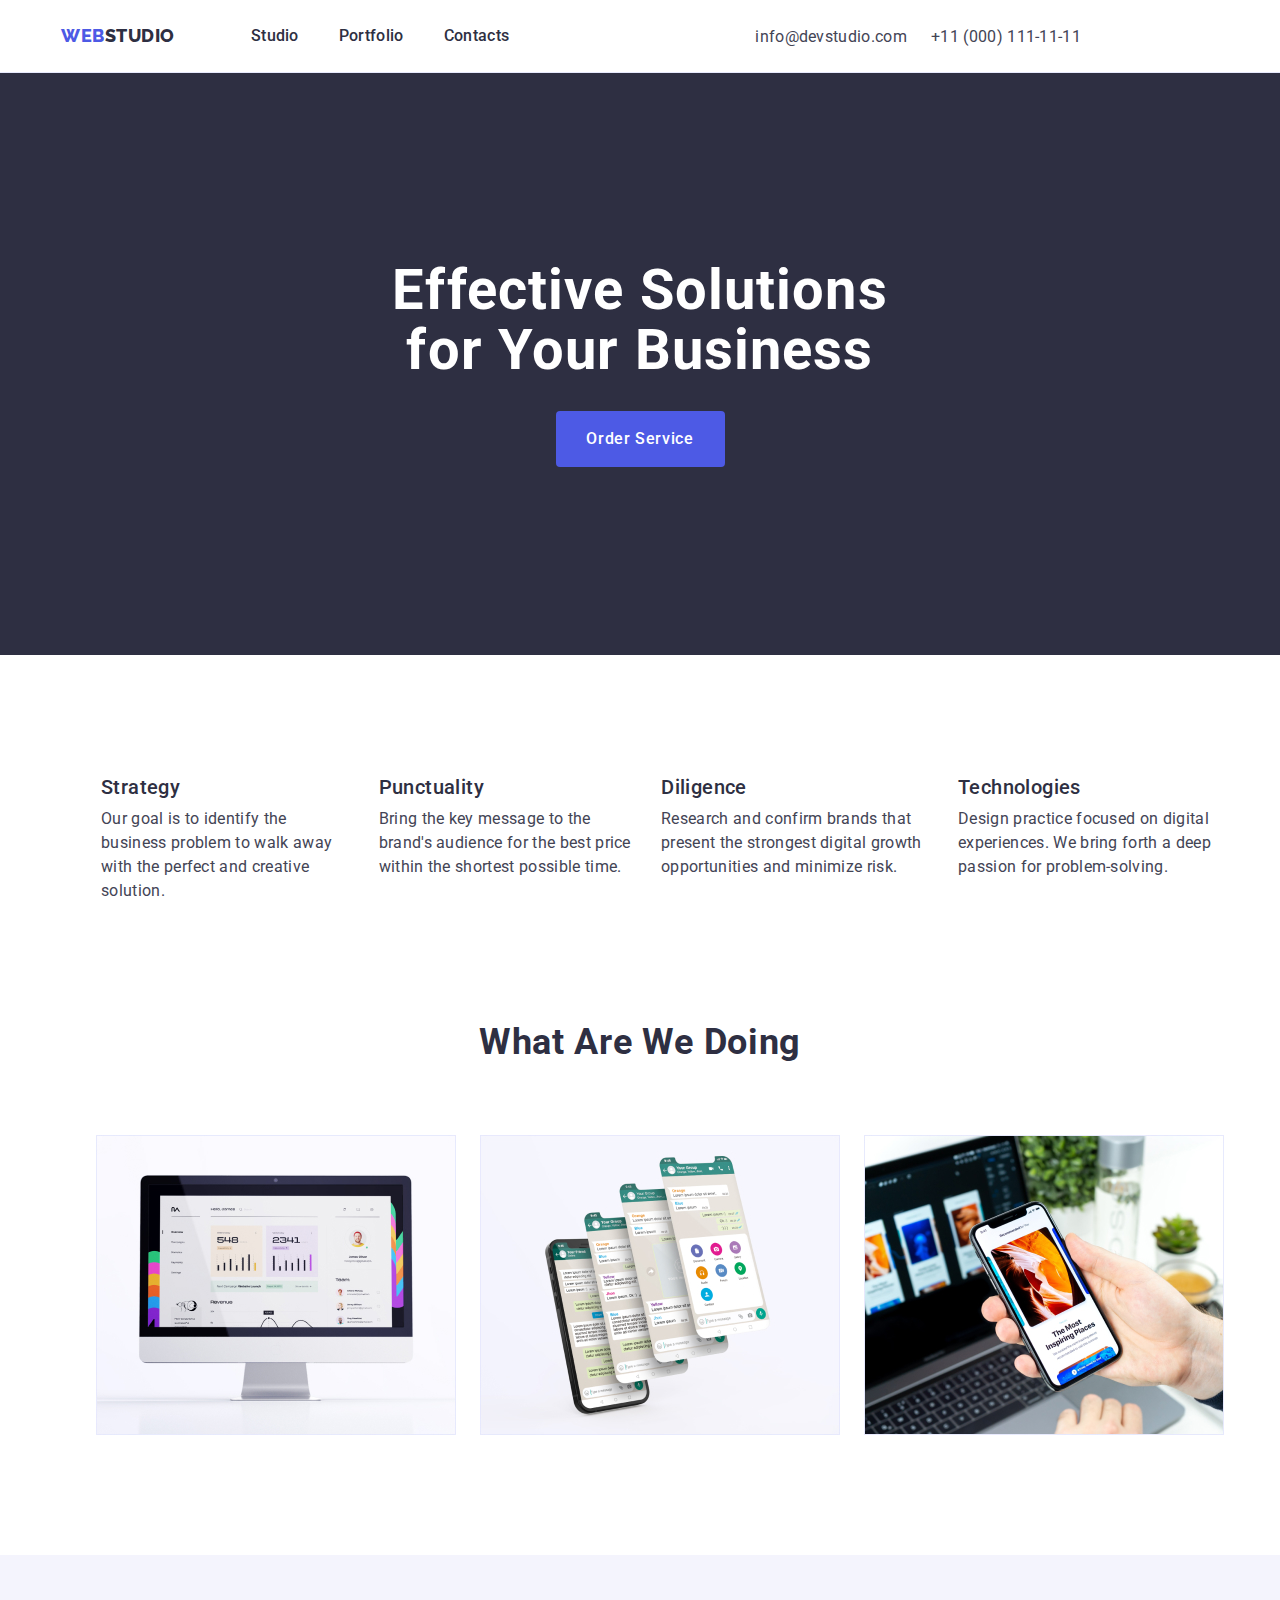
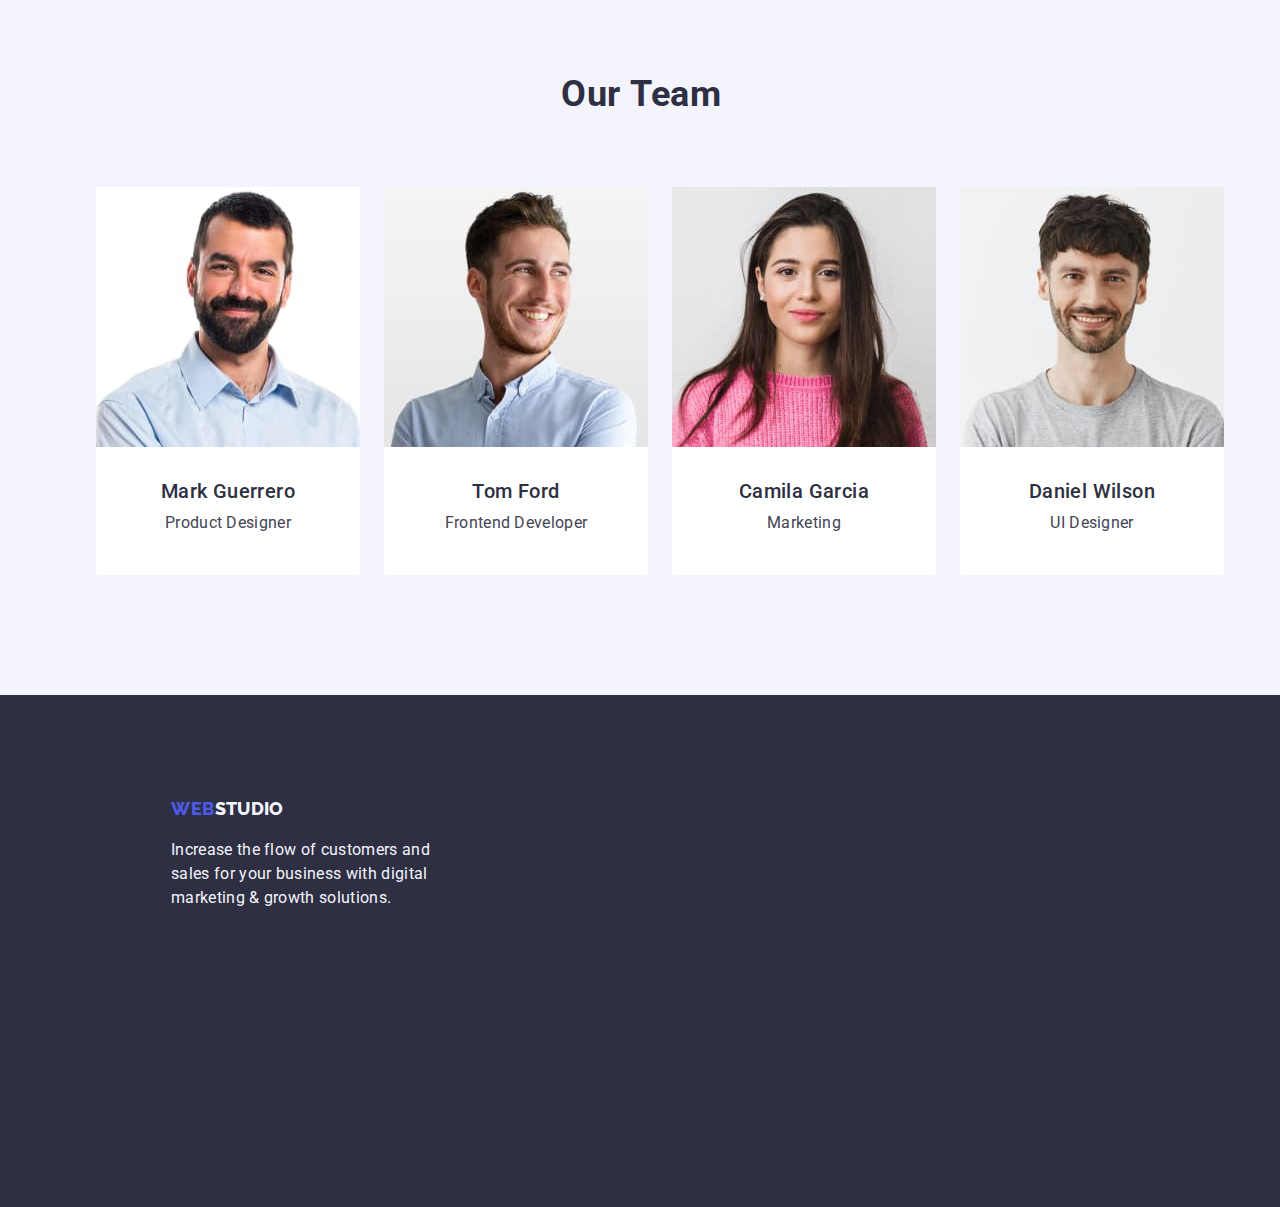
<file: index.html>
<!DOCTYPE html>
<html lang="en">
  <head>
    <meta charset="UTF-8" />
    <meta name="viewport" content="width=device-width, initial-scale=1.0" />
    <title>WebStudio</title>

    <link
      rel="stylesheet"
      href="https://cdnjs.cloudflare.com/ajax/libs/modern-normalize/2.0.0/modern-normalize.min.css"
      integrity="sha512-4xo8blKMVCiXpTaLzQSLSw3KFOVPWhm/TRtuPVc4WG6kUgjH6J03IBuG7JZPkcWMxJ5huwaBpOpnwYElP/m6wg=="
      crossorigin="anonymous"
      referrerpolicy="no-referrer"
    />

    <link rel="preconnect" href="https://fonts.googleapis.com" />
    <link rel="preconnect" href="https://fonts.gstatic.com" crossorigin />
    <link
      href="https://fonts.googleapis.com/css2?family=Raleway:wght@700&family=Roboto:wght@400;500;700;900&display=swap"
      rel="stylesheet"
    />

    <link rel="stylesheet" href="./css/styles.css" />
  </head>
  <body class="body">
    <header class="all-container">
      <div class="header-container container">
        <!-- Logo -->

        <nav class="logo-style">
          <a class="logo-link link" href="./index.html"
            >Web<span class="logo-link-second">Studio</span></a
          >

          <!-- Navigation -->
          <ul class="nav-style">
            <li>
              <a class="list-link link" href="./index.html">Studio</a>
            </li>
            <li>
              <a class="list-link link" href="./portfolio.html">Portfolio</a>
            </li>
            <li><a class="list-link link" href="">Contacts</a></li>
          </ul>
        </nav>

        <!-- Address -->
        <address class="address">
          <ul class="list address-style-one">
            <li>
              <a class="link-address link" href="mailto:info@devstudio.com"
                >info@devstudio.com</a
              >
            </li>
            <li>
              <a class="link-address link" href="tel:+110001111111"
                >+11 (000) 111-11-11</a
              >
            </li>
          </ul>
        </address>
      </div>
    </header>

    <!-- section-one-->

    <main>
      <section class="title-all section-one-style">
        <div class="container">
          <h1 class="title title-big">Effective Solutions for Your Business</h1>
          <button class="button-html button-html-brand buttons-big">
            Order Service
          </button>
        </div>
      </section>

      <!-- section-two -->

      <section class="section-two-style">
        <div class="container">
          <h2 class="visually-hidden">Title</h2>

          <ul class="list">
            <li class="li-style">
              <h3 class="subtitle-list subtitle-style">Strategy</h3>
              <p class="paragraf">
                Our goal is to identify the business problem to walk away with
                the perfect and creative solution.
              </p>
            </li>

            <li class="li-style">
              <h3 class="subtitle-list subtitle-style">Punctuality</h3>
              <p class="paragraf">
                Bring the key message to the brand's audience for the best price
                within the shortest possible time.
              </p>
            </li>

            <li class="li-style">
              <h3 class="subtitle-list subtitle-style">Diligence</h3>
              <p class="paragraf">
                Research and confirm brands that present the strongest digital
                growth opportunities and minimize risk.
              </p>
            </li>

            <li class="li-style">
              <h3 class="subtitle-list subtitle-style">Technologies</h3>
              <p class="paragraf">
                Design practice focused on digital experiences. We bring forth a
                deep passion for problem-solving.
              </p>
            </li>
          </ul>
        </div>
      </section>

      <!-- section-three -->

      <section class="section-three-style">
        <div class="container">
          <h2 class="title-images what-are-you-style">What are we doing</h2>
          <ul class="list">
            <li class="images-style">
              <img src="./images/images1.jpg" alt="computer" width="360" />
            </li>
            <li class="images-style">
              <img src="./images/images2.jpg" alt="telphone" width="360" />
            </li>
            <li class="images-style">
              <img src="./images/images3.jpg" alt="phone" width="360" />
            </li>
          </ul>
        </div>
      </section>

      <!-- section-four-->

      <section class="our-team section-four-style">
        <div class="container">
          <h2 class="title-our-team our-team-style">Our Team</h2>
          <ul class="list">
            <li class="team team-name-style">
              <img
                src="./images/images10.jpg"
                alt="Mark-Guerrero"
                width="264"
                class="photo"
              />
              <div class="team-name-container">
                <h3 class="team-name">Mark Guerrero</h3>
                <p class="paragraf">Product Designer</p>
              </div>
            </li>

            <li class="team team-name-style">
              <img
                src="./images/images11.jpg"
                alt="Tom-Ford"
                width="264"
                class="photo"
              />
              <div class="team-name-container">
                <h3 class="team-name">Tom Ford</h3>
                <p class="paragraf">Frontend Developer</p>
              </div>
            </li>

            <li class="team team-name-style">
              <img
                src="./images/images12.jpg"
                alt="Camila-Garcia"
                width="264"
                class="photo"
              />
              <div class="team-name-container">
                <h3 class="team-name">Camila Garcia</h3>
                <p class="paragraf">Marketing</p>
              </div>
            </li>

            <li class="team team-name-style">
              <img
                src="./images/images13.jpg"
                alt="Daniel-Wilson"
                width="264"
                class="photo"
              />
              <div class="team-name-container">
                <h3 class="team-name">Daniel Wilson</h3>
                <p class="paragraf">UI Designer</p>
              </div>
            </li>
          </ul>
        </div>
      </section>
    </main>

    <!-- Footer -->

    <footer class="fundal-footer">
      <div class="container-footer container">
        <a class="logo-link link footer-link" href="./index.html"
          >Web<span class="logo-link-footer">Studio</span></a
        >

        <p class="paragraf-footer footer-footer-p">
          Increase the flow of customers and sales for your business with
          digital marketing & growth solutions.
        </p>
      </div>
    </footer>
  </body>
</html>
</file>
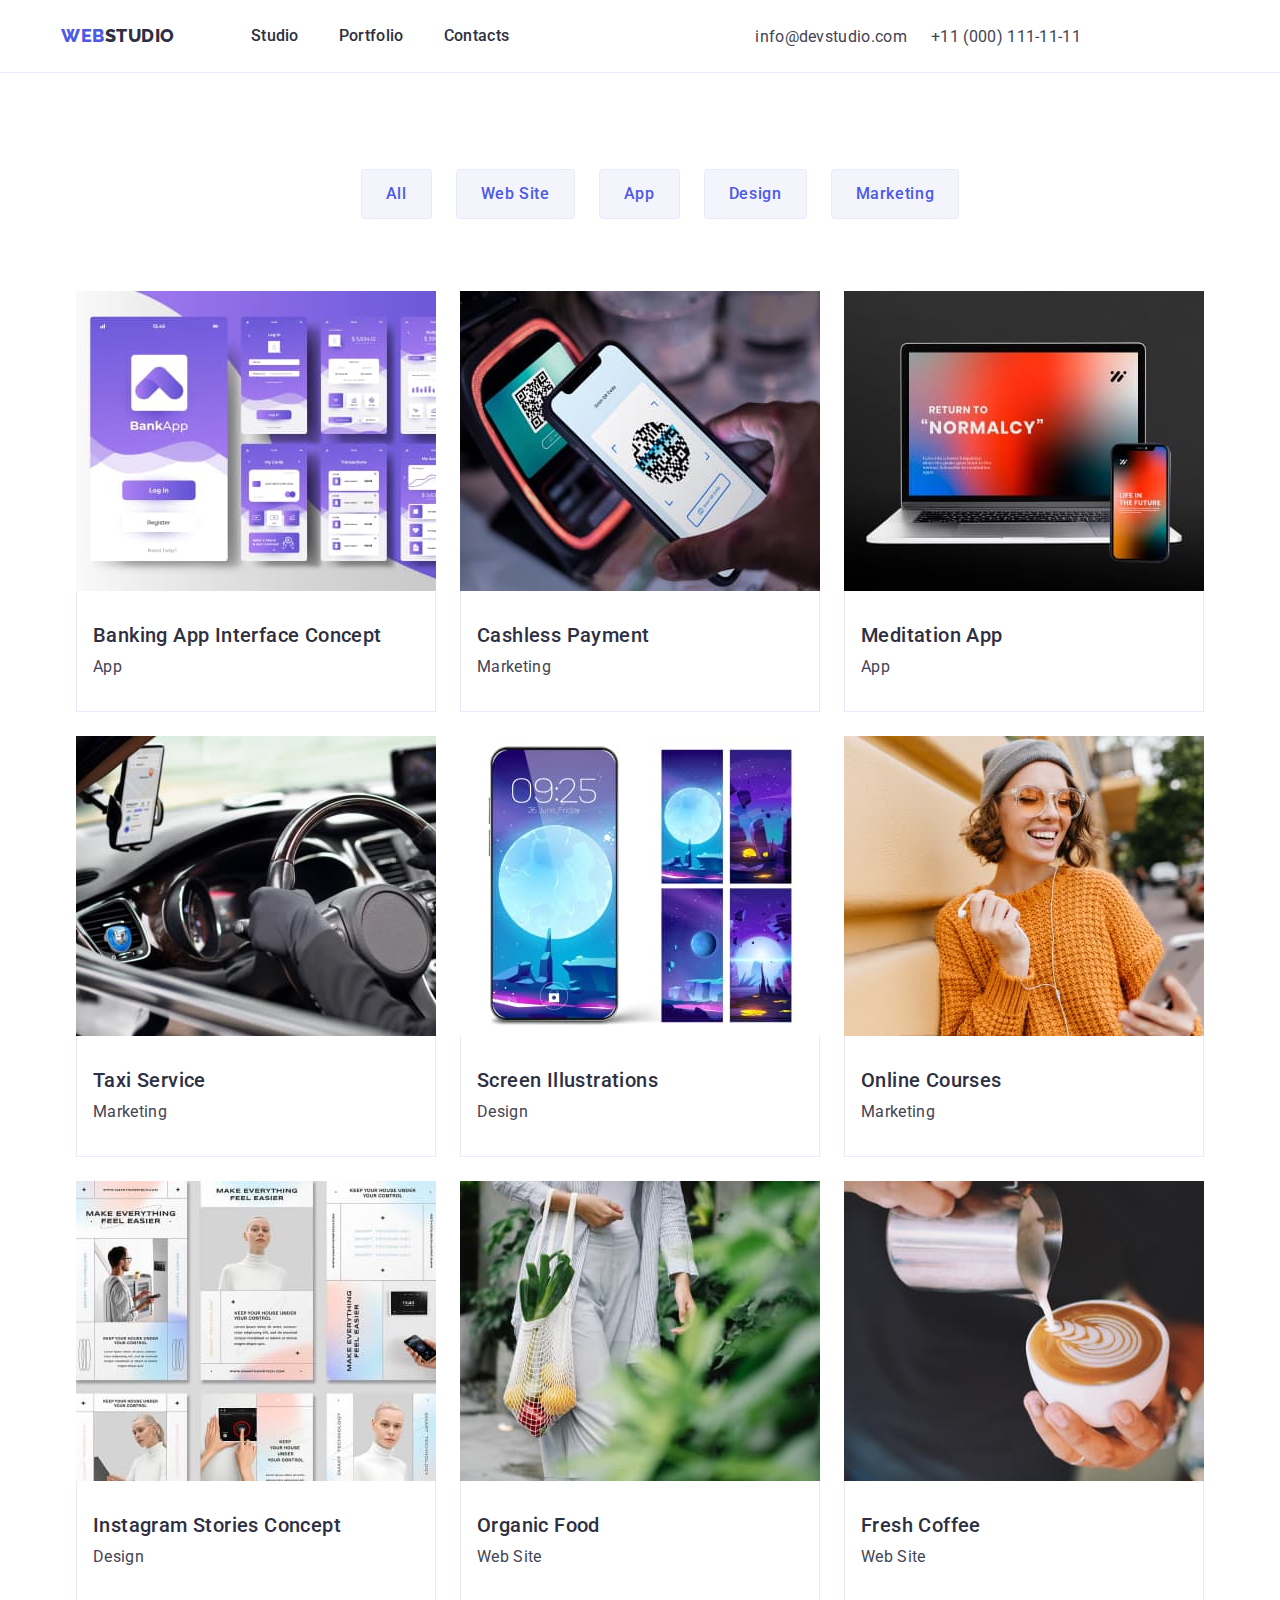
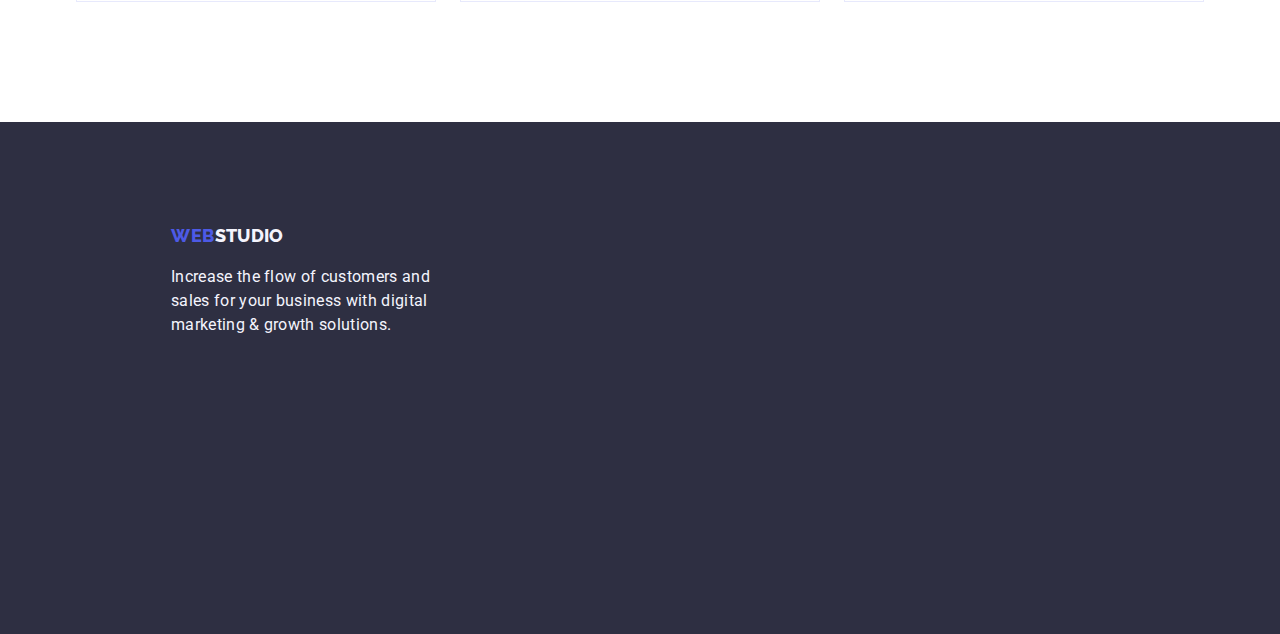
<file: portfolio.html>
<!DOCTYPE html>
<html lang="en">
  <head>
    <meta charset="UTF-8" />
    <meta name="viewport" content="width=device-width, initial-scale=1.0" />
    <title>WebStudio</title>

    <link
      rel="stylesheet"
      href="https://cdnjs.cloudflare.com/ajax/libs/modern-normalize/2.0.0/modern-normalize.min.css"
      integrity="sha512-4xo8blKMVCiXpTaLzQSLSw3KFOVPWhm/TRtuPVc4WG6kUgjH6J03IBuG7JZPkcWMxJ5huwaBpOpnwYElP/m6wg=="
      crossorigin="anonymous"
      referrerpolicy="no-referrer"
    />

    <link rel="preconnect" href="https://fonts.googleapis.com" />
    <link rel="preconnect" href="https://fonts.gstatic.com" crossorigin />
    <link
      href="https://fonts.googleapis.com/css2?family=Raleway:wght@700&family=Roboto:wght@400;500;700;900&display=swap"
      rel="stylesheet"
    />

    <link rel="stylesheet" href="./css/styles.css" />
  </head>
  <body class="body">
    <header class="all-container">
      <div class="header-container container">
        <!-- Logo -->

        <nav class="logo-style">
          <a class="logo-link link" href="./index.html"
            >Web<span class="logo-link-second">Studio</span></a
          >

          <!-- Navigation -->
          <ul class="nav-style">
            <li>
              <a class="list-link link" href="./index.html">Studio</a>
            </li>
            <li>
              <a class="list-link link" href="./portfolio.html">Portfolio</a>
            </li>
            <li><a class="list-link link" href="">Contacts</a></li>
          </ul>
        </nav>

        <!-- Address-->

        <address class="address">
          <ul class="list address-style-one">
            <li>
              <a class="link-address link" href="mailto:info@devstudio.com"
                >info@devstudio.com</a
              >
            </li>
            <li>
              <a class="link-address link" href="tel:+110001111111"
                >+11 (000) 111-11-11</a
              >
            </li>
          </ul>
        </address>
      </div>
    </header>

    <!-- Button -->

    <main>
      <section class="buttons-style">
        <div class="container">
          <h1 class="visually-hidden">Explorer</h1>
          <ul class="list button-margin-style">
            <li>
              <button class="button-portofolio" type="button">All</button>
            </li>
            <li>
              <button class="button-portofolio" type="button">Web Site</button>
            </li>
            <li>
              <button class="button-portofolio" type="button">App</button>
            </li>
            <li>
              <button class="button-portofolio" type="button">Design</button>
            </li>
            <li>
              <button class="button-portofolio" type="button">Marketing</button>
            </li>
          </ul>

          <!-- Images -->

          <ul class="list next-row-description-style row-gap">
            <li class="li-row-style">
              <a href="" class="link">
                <img
                  src="./images/images-20.jpg"
                  alt="Banking App Interface Concept"
                  width="360"
                />
                <div class="description-container">
                  <h2 class="title-second-p">Banking App Interface Concept</h2>
                  <p class="paragraf-p">App</p>
                </div></a
              >
            </li>
            <li class="li-row-style">
              <a href="" class="link">
                <img
                  src="./images/images-21.jpg"
                  alt="Cashless Payment"
                  width="360"
                />
                <div class="description-container">
                  <h2 class="title-second-p">Cashless Payment</h2>
                  <p class="paragraf-p">Marketing</p>
                </div>
              </a>
            </li>
            <li class="li-row-style">
              <a href="" class="link">
                <img
                  src="./images/images-22.jpg"
                  alt="Meditaion App"
                  width="360"
                />
                <div class="description-container">
                  <h2 class="title-second-p">Meditation App</h2>
                  <p class="paragraf-p">App</p>
                </div></a
              >
            </li>
            <li class="li-row-style">
              <a href="" class="link">
                <img
                  src="./images/images-23.jpg"
                  alt="Taxi Service"
                  width="360"
                />
                <div class="description-container">
                  <h2 class="title-second-p">Taxi Service</h2>
                  <p class="paragraf-p">Marketing</p>
                </div></a
              >
            </li>
            <li class="li-row-style">
              <a href="" class="link">
                <img
                  src="./images/images-24.jpg"
                  alt="Screen Illustrations"
                  width="360"
                />
                <div class="description-container">
                  <h2 class="title-second-p">Screen Illustrations</h2>
                  <p class="paragraf-p">Design</p>
                </div></a
              >
            </li>
            <li class="li-row-style">
              <a href="" class="link">
                <img
                  src="./images/images-25.jpg"
                  alt="Online Courses"
                  width="360"
                />
                <div class="description-container">
                  <h2 class="title-second-p">Online Courses</h2>
                  <p class="paragraf-p">Marketing</p>
                </div></a
              >
            </li>
            <li class="li-row-style">
              <a href="" class="link">
                <img
                  src="./images/images-26.jpg"
                  alt="Instagram Stories Concept"
                  width="360"
                />
                <div class="description-container">
                  <h2 class="title-second-p">Instagram Stories Concept</h2>
                  <p class="paragraf-p">Design</p>
                </div></a
              >
            </li>
            <li class="li-row-style">
              <a href="" class="link">
                <img
                  src="./images/images-27.jpg"
                  alt="Organic Food"
                  width="360"
                />
                <div class="description-container">
                  <h2 class="title-second-p">Organic Food</h2>
                  <p class="paragraf-p">Web Site</p>
                </div></a
              >
            </li>
            <li class="li-row-style">
              <a href="" class="link">
                <img
                  src="./images/images-28.jpg"
                  alt="Fresh Coffee"
                  width="360"
                />
                <div class="description-container">
                  <h2 class="title-second-p">Fresh Coffee</h2>
                  <p class="paragraf-p">Web Site</p>
                </div></a
              >
            </li>
          </ul>
        </div>
      </section>
    </main>

    <!-- Footer -->

    <footer class="fundal-footer">
      <div class="container-footer container">
        <a class="logo-link link footer-link" href="./index.html"
          >Web<span class="logo-link-footer">Studio</span></a
        >

        <p class="paragraf-footer footer-footer-p">
          Increase the flow of customers and sales for your business with
          digital marketing & growth solutions.
        </p>
      </div>
    </footer>
  </body>
</html>
</file>
<file: css/styles.css>
:root {
  --brand-color: #4d5ae5;
  --navy-blue-color: #2e2f42;
  --white-color: #ffffff;
  --slate-color: #434455;
  --cloud-color: #f4f4fd;
  --cornflow: #e7e9fc;
  --ocean: #404bbf;

  --logo-font-family: "Raleway", sans-serif;
  --text-font-family: "Roboto", sans-serif;
}

/* Global style */

*,
* ::before * ::after {
  box-sizing: border-box;
}

* {
  margin: 0;
}

body {
  font-family: "Roboto", sans-serif;
  color: var(--slate-color);
  background-color: var(--white-color);
}

a {
  text-decoration: none;
}

ul {
  list-style-type: none;
}

/* all-page-container-style */

.container {
  max-width: 1158px;
  margin: 0 auto;
  padding: 0 15px;
}

.all-container {
  border-bottom: 1px solid #e7e9fc;
}

.header-container {
  display: flex;
  width: 1158px;
  flex-direction: row;
}

.logo-style {
  display: flex;
  align-items: center;
  margin-right: 76px;
}

.nav-style {
  display: flex;
  gap: 40px;
  padding: 24px 0;
}

.address-style-one {
  margin-top: 25px;
  margin-left: 130px;
}

/* section-one */

.section-one-style {
  display: flex;
  padding: 188px 0;
}

.title-big {
  max-width: 496px;
}

.buttons-big {
  display: block;
  min-width: 169px;
  height: 56px;
  margin-top: 40px;
  border: none;
  background-color: #4d5ae5;
  border-radius: 4px;
  cursor: pointer;
  margin: auto;
  margin-top: 30px;
}

/* section-two */

.section-two-style {
  padding: 120px 0;
}

.visually-hidden {
  position: absolute;
  width: 1px;
  height: 1px;
  margin: -1px;
  border: 0;
  padding: 0;
  white-space: nowrap;
  clip-path: inset(100%);
  clip: rect(0 0 0 0);
  overflow: hidden;
}

.li-style {
  width: calc((100%-72px) / 4);
}

.subtitle-style {
  margin-bottom: 8px;
}

/* section-three */

.section-three-style {
  padding-bottom: 120px;
}

.what-are-you-style {
  margin-bottom: 72px;
}

.images-style {
  width: calc((100%-48px) / 3);
}

/* section-four */

.section-four-style {
  padding: 120px 0;
}

.our-team-style {
  margin-bottom: 72px;
}

.team-name-style {
  width: calc((100%-72px) / 4);
  border-radius: 0px 0px 4px 4px;
}

.team-name-container {
  padding: 32px 0;
  text-align: center;
  margin-bottom: 8px;
}

/* section-five-footer */

.fundal-footer {
  padding: 100px 0;
  height: 312px;
  background-color: #2e2f42;
}

.container-footer {
  display: inline-block;
  margin-left: 156px;
}

.footer-link {
  display: inline-block;
  margin-bottom: 16px;
}

.footer-footer-p {
  max-width: 264px;
}

/* all-page-container-portofolio */

img {
  display: block;
}

.buttons-style {
  padding-top: 96px;
  padding-bottom: 120px;
}

.button-margin-style {
  margin-bottom: 72px;
}

/* images-portofolio */

.next-row-description-style {
  flex-wrap: wrap;
  column-gap: 24px;
  padding: 0%;
  row-gap: 48px;
}

.li-row-style {
}

.description-container {
  padding: 32px 16px;
  border: 1px solid #e7e9fc;
  border-top: none;
}

/* logo */

.logo-link {
  color: var(--brand-color);
  font-family: "Raleway", sans-serif;
  font-size: 18px;
  font-weight: 800;
  line-height: 1.17;
  letter-spacing: 0.03em;
  text-transform: uppercase;
  margin-right: 76px;
}

.logo-link-second {
  color: var(--navy-blue-color);
}

/* Contacts */

.list {
  list-style: none;
  display: flex;
  gap: 24px;
  justify-content: center;
}

.link {
  text-decoration: none;
}

.list-link {
  color: var(--navy-blue-color);
  font-size: 16px;
  font-weight: 500;
  line-height: 1.5;
  letter-spacing: 0.02em;
  text-decoration: none;
  padding: 24px 0;
}

.list-link:hover,
.list-link:focus {
  color: #404bbf;
}

/* Address */

.address {
  font-style: normal;
  list-style-type: none;
  display: flex;
  gap: 40px;
}

.link-address {
  color: var(--slate-color);
  font-size: 16px;
  font-weight: 400;
  line-height: 1.5;
  letter-spacing: 0.02em;
  text-decoration: none;
}

.link-address:hover,
.link-address:focus {
  color: #404bbf;
}

/* section-one-title */

.title-all {
  background-color: var(--navy-blue-color);
}

.title {
  color: var(--white-color);
  background-color: var(--navy-blue-color);
  font-size: 56px;
  font-weight: 700;
  line-height: 1.07;
  letter-spacing: 0.02em;
  text-align: center;
}

/* button-page-1 */

.button-html {
  font-family: "Roboto", sans-serif;
  color: var(--white-color);
  background-color: #4d5ae5;
  font-size: 16px;
  font-weight: 500;
  line-height: 1.5;
  letter-spacing: 0.04em;
  text-align: center;
  cursor: pointer;
}

.button-html-brand:hover,
.button-html-brand:focus {
  color: var(--white-color);
  background-color: #404bbf;
}

/* button-portofolio */

.button-portofolio {
  font-family: "Roboto", sans-serif;
  color: var(--brand-color);
  border: #e7e9fc;
  background: #f4f4fd;
  font-size: 16px;
  font-weight: 500;
  line-height: 1.5;
  letter-spacing: 0.04em;
  cursor: pointer;
  padding: 12px 24px;
  border: 1px solid #e7e9fc;
  border-radius: 4px;
}

.button-portofolio:hover,
.button-portofolio:focus {
  color: var(--white-color);
  background-color: #404bbf;
  border: 1px solid transparent;
  border: 1px solid transparent;
}

/* section-two-page-1 */

.subtitle-list {
  color: var(--navy-blue-color);
  font-size: 20px;
  font-weight: 500;
  line-height: 1.2;
  letter-spacing: 0.02em;
  text-transform: capitalize;
}

/* Description-portofolio */

.title-second-p {
  color: var(--navy-blue-color);
  font-family: "Roboto", sans-serif;
  font-size: 20px;
  font-weight: 500;
  line-height: 1.2;
  letter-spacing: 0.02em;
  text-decoration: none;
  text-transform: capitalize;
  margin-bottom: 8px;
}

.paragraf-p {
  color: var(--slate-color);
  font-size: 16px;
  font-weight: 400;
  line-height: 1.5;
  letter-spacing: 0.02em;
}

/* section-three-page-1 */

.title-images {
  color: var(--navy-blue-color);
  font-size: 36px;
  line-height: 1.11;
  letter-spacing: 0.02em;
  text-align: center;
  text-transform: capitalize;
}

.title-images {
  background-color: #ffffffff;
}

.team {
  background-color: #ffffffff;
}

/* section-four-page-1 */

.our-team {
  background-color: #f4f4fd;
  display: flex;
}

.photo {
  background-color: #ffffff;
}

.title-our-team {
  display: flex;
  gap: 24px;
  font-size: 36px;
  line-height: 1.11;
  text-align: center;
  letter-spacing: 0.02em;
  text-transform: capitalize;
  color: var(--navy-blue-color);
  margin-left: 500px;
}

.team-name {
  font-size: 20px;
  font-weight: 500;
  line-height: 1.2;
  letter-spacing: 0.02em;
  color: var(--navy-blue-color);
  margin-bottom: 8px;
}

.paragraf {
  color: var(--slate-color);
  font-size: 16px;
  font-weight: 400;
  line-height: 1.5;
  letter-spacing: 0.02em;
}
/* Footer-bouth*/

.logo-link-footer {
  color: var(--cloud-color);
  font-family: "Raleway", sans-serif;
  font-size: 18px;
  line-height: 1.5;
  letter-spacing: 0.02em;
}

.paragraf-footer {
  font-size: 16px;
  color: var(--cloud-color);
  line-height: 1.5;
  letter-spacing: 0.02em;
}

.fundal-footer-link {
  font-family: "Raleway", sans-serif;
  font-weight: 800;
  font-size: 18px;
  line-height: 1.17;
  letter-spacing: 0.03em;
  text-transform: lowercase;
  background-color: var(--navy-blue-color);
}
</file>
